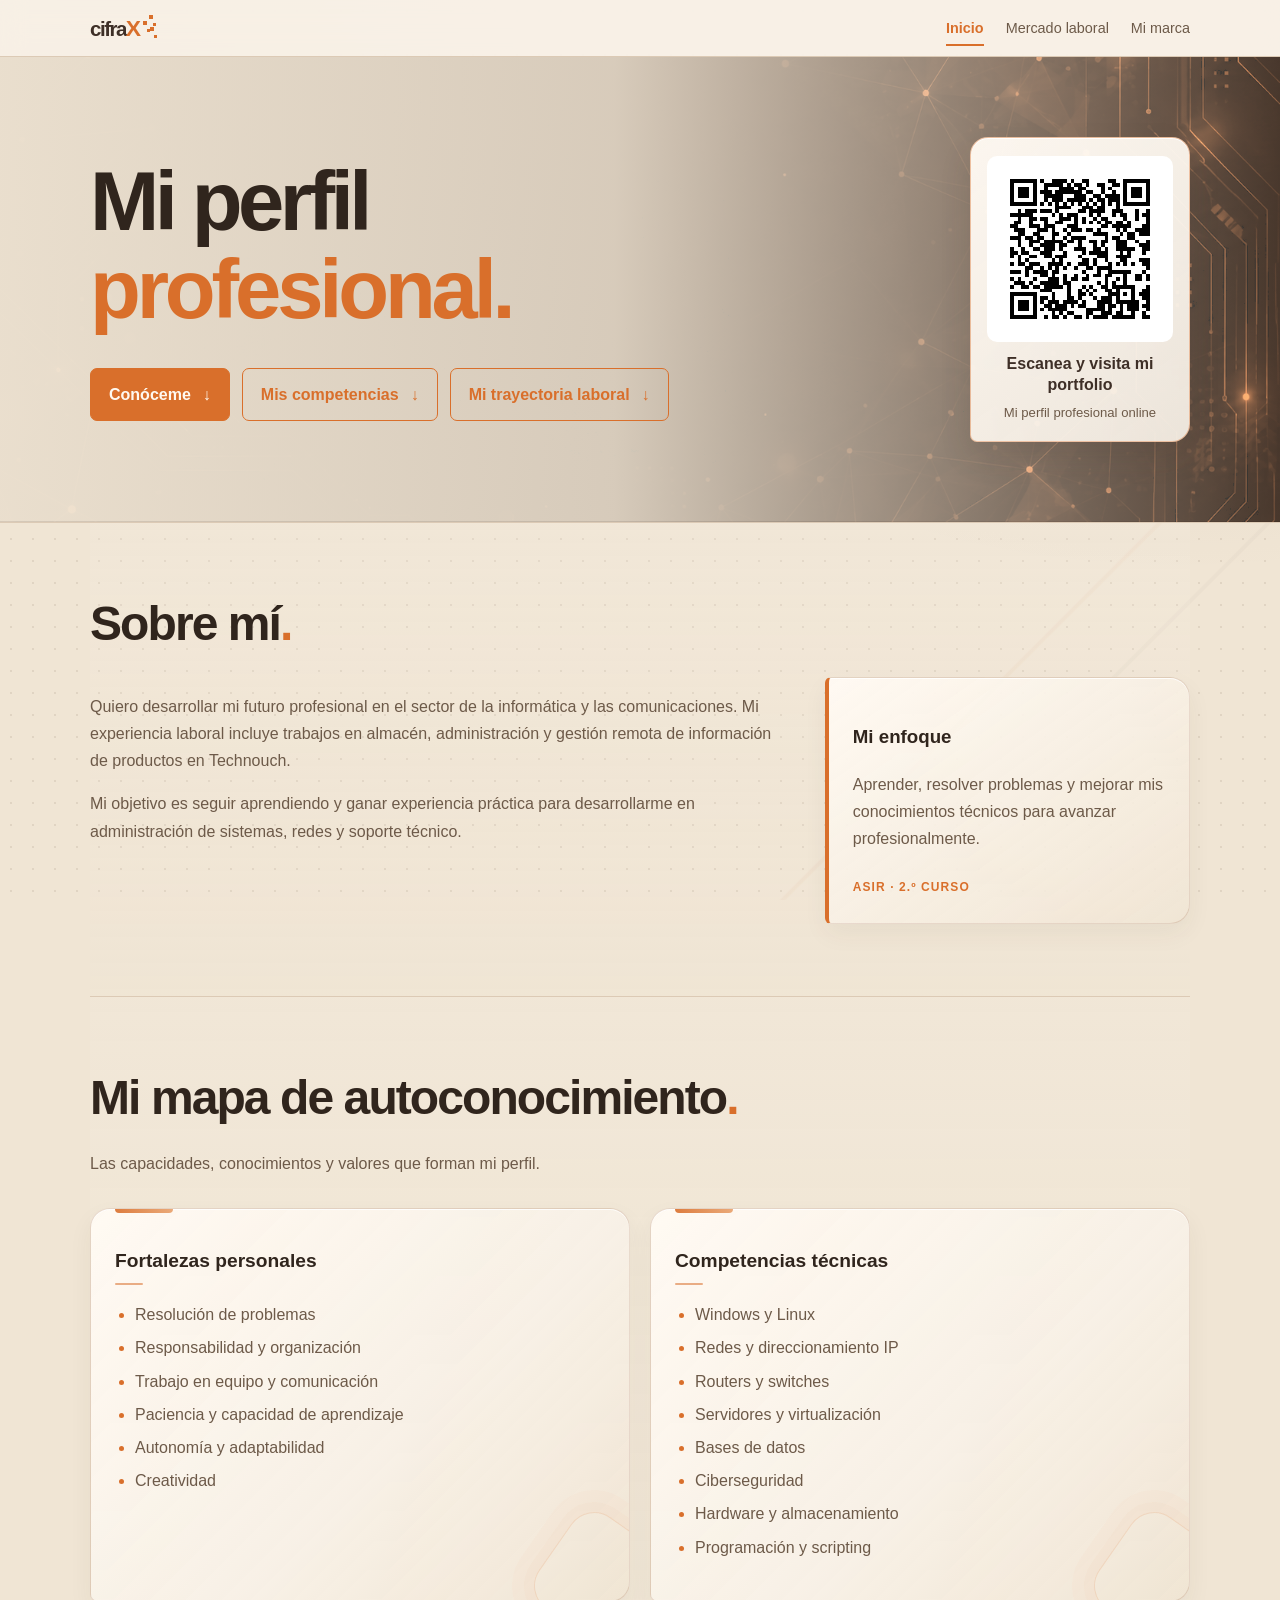
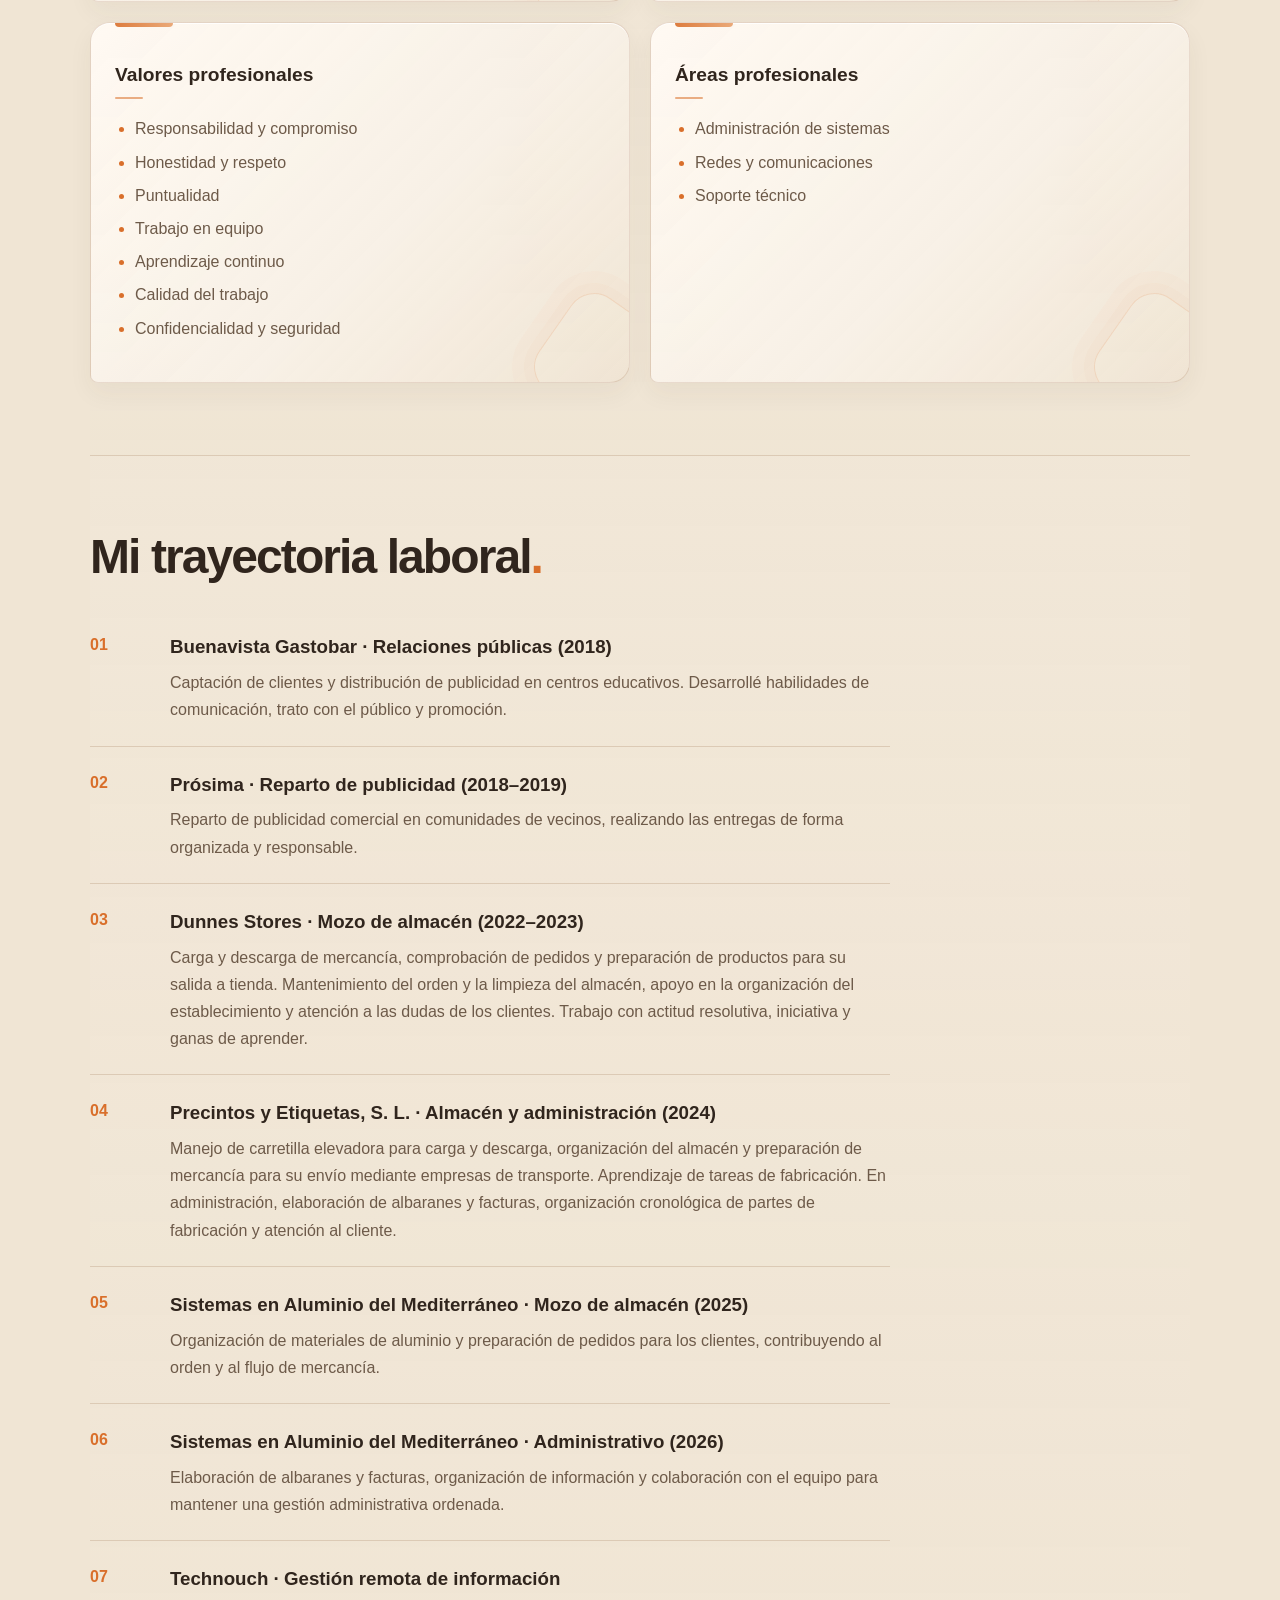
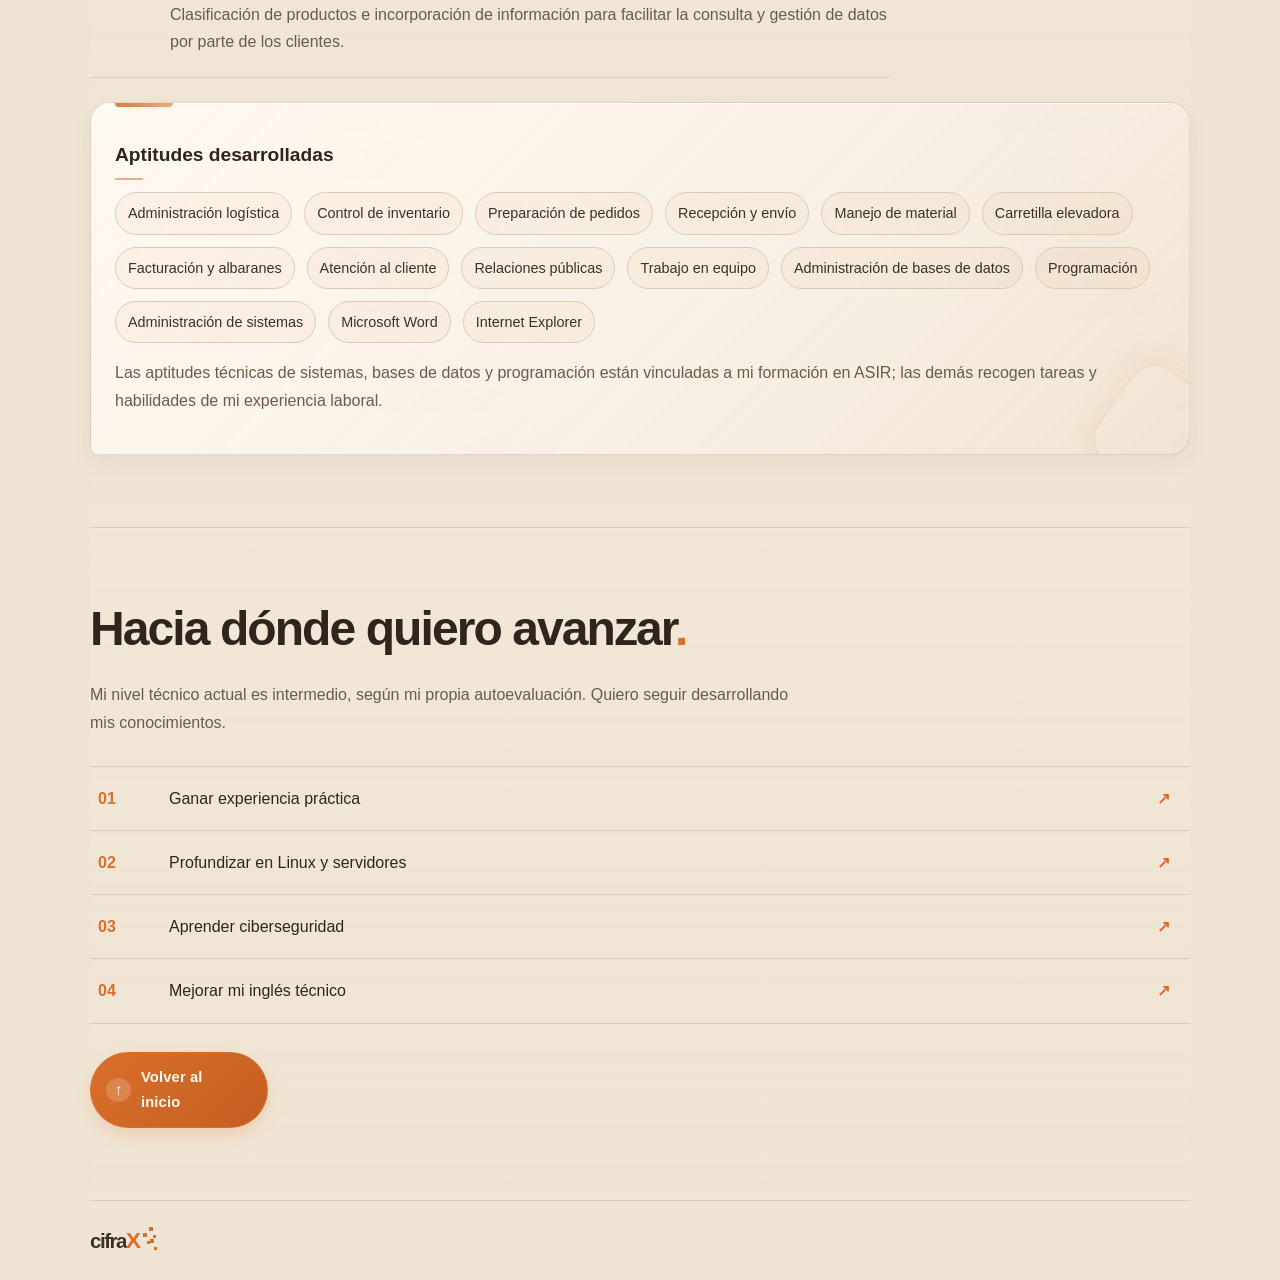
<file: index.html>
<!DOCTYPE html>
<html lang="es">
<head>
  <meta charset="UTF-8">
  <meta name="viewport" content="width=device-width, initial-scale=1.0">
  <meta name="description" content="Perfil profesional de un estudiante de ASIR">
  <title>Mi perfil profesional | ASIR</title>
  <link rel="stylesheet" href="style.css">
</head>
<body>

  <nav class="nav">
    <a class="logo" href="index.html"><span class="nav-brand-name"><span>cifra</span><span class="brand-x">X</span><span class="nav-pixels" aria-hidden="true"></span></span></a>

    <div class="nav-links">
      <a href="index.html" aria-current="page">Inicio</a>
      <a href="mercado-laboral.html">Mercado laboral</a>
      <a href="marca-personal.html">Mi marca</a>
    </div>
  </nav>

  <header class="hero" id="inicio">
    <div class="hero-content">
      <p class="eyebrow">01 / AUTOCONOCIMIENTO</p>

      <h1>Mi perfil<br><span>profesional.</span></h1>

      <div class="hero-actions profile-hero-actions">
        <a class="button" href="#sobre-mi">Conóceme <span>↓</span></a>
        <a class="button button-outline" href="#competencias">
          Mis competencias <span>↓</span>
        </a>
        <a class="button button-outline" href="#experiencia">Mi trayectoria laboral <span>↓</span></a>
      </div>
    </div>
      <aside class="hero-qr" aria-label="Código QR para visitar mi portfolio">
        <div class="hero-qr-frame">
          <img src="qr-cifraX.png" alt="Código QR para abrir el portfolio web cifraX">
        </div>
        <p>Escanea y visita mi portfolio</p>
        <span>Mi perfil profesional online</span>
      </aside>



  </header>

  <main class="container">

    <section class="section about" id="sobre-mi">
      <p class="eyebrow">01.01 / PRESENTACIÓN</p>
      <h2>Sobre mí<span class="accent">.</span></h2>

      <div class="about-grid">
        <div>
          <p>
            Quiero desarrollar mi futuro profesional en el sector de la
            informática y las comunicaciones. Mi experiencia laboral
            incluye trabajos en almacén, administración y gestión remota
            de información de productos en Technouch.
          </p>
          <p>
            Mi objetivo es seguir aprendiendo y ganar experiencia práctica
            para desarrollarme en administración de sistemas, redes
            y soporte técnico.
          </p>
        </div>

        <aside class="profile-note">
          <span class="note-number">01</span>
          <h3>Mi enfoque</h3>
          <p>
            Aprender, resolver problemas y mejorar mis conocimientos
            técnicos para avanzar profesionalmente.
          </p>
          <span class="note-tag">ASIR · 2.º CURSO</span>
        </aside>
      </div>
    </section>

    <section class="section" id="competencias">
      <p class="eyebrow">01.02 / MIS CAPACIDADES</p>
      <h2>Mi mapa de autoconocimiento<span class="accent">.</span></h2>
      <p class="section-intro">
        Las capacidades, conocimientos y valores que forman mi perfil.
      </p>

      <div class="cards">

        <article class="card">
          <span class="card-icon">01 / PERSONAL</span>
          <h3>Fortalezas personales</h3>
          <ul>
            <li>Resolución de problemas</li>
            <li>Responsabilidad y organización</li>
            <li>Trabajo en equipo y comunicación</li>
            <li>Paciencia y capacidad de aprendizaje</li>
            <li>Autonomía y adaptabilidad</li>
            <li>Creatividad</li>
          </ul>
        </article>

        <article class="card">
          <span class="card-icon">02 / TÉCNICO</span>
          <h3>Competencias técnicas</h3>
          <ul>
            <li>Windows y Linux</li>
            <li>Redes y direccionamiento IP</li>
            <li>Routers y switches</li>
            <li>Servidores y virtualización</li>
            <li>Bases de datos</li>
            <li>Ciberseguridad</li>
            <li>Hardware y almacenamiento</li>
            <li>Programación y scripting</li>
          </ul>
        </article>

        <article class="card">
          <span class="card-icon">03 / VALORES</span>
          <h3>Valores profesionales</h3>
          <ul>
            <li>Responsabilidad y compromiso</li>
            <li>Honestidad y respeto</li>
            <li>Puntualidad</li>
            <li>Trabajo en equipo</li>
            <li>Aprendizaje continuo</li>
            <li>Calidad del trabajo</li>
            <li>Confidencialidad y seguridad</li>
          </ul>
        </article>

        <article class="card">
          <span class="card-icon">04 / INTERESES</span>
          <h3>Áreas profesionales</h3>
          <ul>
            <li>Administración de sistemas</li>
            <li>Redes y comunicaciones</li>
            <li>Soporte técnico</li>
          </ul>
        </article>

      </div>
    </section>

    <section class="section" id="experiencia">
      <p class="eyebrow">01.03 / EXPERIENCIA</p>
      <h2>Mi trayectoria laboral<span class="accent">.</span></h2>

      <div class="timeline">
        <article class="timeline-item"><span class="timeline-number">01</span><div><h3>Buenavista Gastobar · Relaciones públicas (2018)</h3><p>Captación de clientes y distribución de publicidad en centros educativos. Desarrollé habilidades de comunicación, trato con el público y promoción.</p></div></article>
        <article class="timeline-item"><span class="timeline-number">02</span><div><h3>Prósima · Reparto de publicidad (2018–2019)</h3><p>Reparto de publicidad comercial en comunidades de vecinos, realizando las entregas de forma organizada y responsable.</p></div></article>
        <article class="timeline-item"><span class="timeline-number">03</span><div><h3>Dunnes Stores · Mozo de almacén (2022–2023)</h3><p>Carga y descarga de mercancía, comprobación de pedidos y preparación de productos para su salida a tienda. Mantenimiento del orden y la limpieza del almacén, apoyo en la organización del establecimiento y atención a las dudas de los clientes. Trabajo con actitud resolutiva, iniciativa y ganas de aprender.</p></div></article>
        <article class="timeline-item"><span class="timeline-number">04</span><div><h3>Precintos y Etiquetas, S. L. · Almacén y administración (2024)</h3><p>Manejo de carretilla elevadora para carga y descarga, organización del almacén y preparación de mercancía para su envío mediante empresas de transporte. Aprendizaje de tareas de fabricación. En administración, elaboración de albaranes y facturas, organización cronológica de partes de fabricación y atención al cliente.</p></div></article>
        <article class="timeline-item"><span class="timeline-number">05</span><div><h3>Sistemas en Aluminio del Mediterráneo · Mozo de almacén (2025)</h3><p>Organización de materiales de aluminio y preparación de pedidos para los clientes, contribuyendo al orden y al flujo de mercancía.</p></div></article>
        <article class="timeline-item"><span class="timeline-number">06</span><div><h3>Sistemas en Aluminio del Mediterráneo · Administrativo (2026)</h3><p>Elaboración de albaranes y facturas, organización de información y colaboración con el equipo para mantener una gestión administrativa ordenada.</p></div></article>
        <article class="timeline-item"><span class="timeline-number">07</span><div><h3>Technouch · Gestión remota de información</h3><p>Clasificación de productos e incorporación de información para facilitar la consulta y gestión de datos por parte de los clientes.</p></div></article>
      </div>
      <div class="card aptitudes-card" style="margin-top:24px">
        <span class="card-icon">APTITUDES / EXPERIENCIA Y FORMACIÓN</span>
        <h3>Aptitudes desarrolladas</h3>
        <div class="market-links">
          <span>Administración logística</span><span>Control de inventario</span><span>Preparación de pedidos</span><span>Recepción y envío</span><span>Manejo de material</span><span>Carretilla elevadora</span><span>Facturación y albaranes</span><span>Atención al cliente</span><span>Relaciones públicas</span><span>Trabajo en equipo</span><span>Administración de bases de datos</span><span>Programación</span><span>Administración de sistemas</span><span>Microsoft Word</span><span>Internet Explorer</span>
        </div>
        <p style="margin-top:16px">Las aptitudes técnicas de sistemas, bases de datos y programación están vinculadas a mi formación en ASIR; las demás recogen tareas y habilidades de mi experiencia laboral.</p>
      </div>
    </section>

    <section class="section" id="objetivos">
      <p class="eyebrow">01.04 / EVOLUCIÓN</p>
      <h2>Hacia dónde quiero avanzar<span class="accent">.</span></h2>

      <p class="section-intro">
        Mi nivel técnico actual es intermedio, según mi propia
        autoevaluación. Quiero seguir desarrollando mis conocimientos.
      </p>

      <div class="goal-list">
        <div class="goal">
          <span class="goal-number">01</span>
          <span>Ganar experiencia práctica</span>
          <span class="goal-arrow">↗</span>
        </div>

        <div class="goal">
          <span class="goal-number">02</span>
          <span>Profundizar en Linux y servidores</span>
          <span class="goal-arrow">↗</span>
        </div>

        <div class="goal">
          <span class="goal-number">03</span>
          <span>Aprender ciberseguridad</span>
          <span class="goal-arrow">↗</span>
        </div>

        <div class="goal">
          <span class="goal-number">04</span>
          <span>Mejorar mi inglés técnico</span>
          <span class="goal-arrow">↗</span>
        </div>
      </div>

      <a class="back-top" href="#inicio">Volver al inicio</a>
    </section>

  </main>

  <footer>
    <div class="footer-inner">
      <a class="logo" href="index.html"><span class="nav-brand-name"><span>cifra</span><span class="brand-x">X</span><span class="nav-pixels" aria-hidden="true"></span></span></a>
    </div>
  </footer>

</body>
</html>
</file>
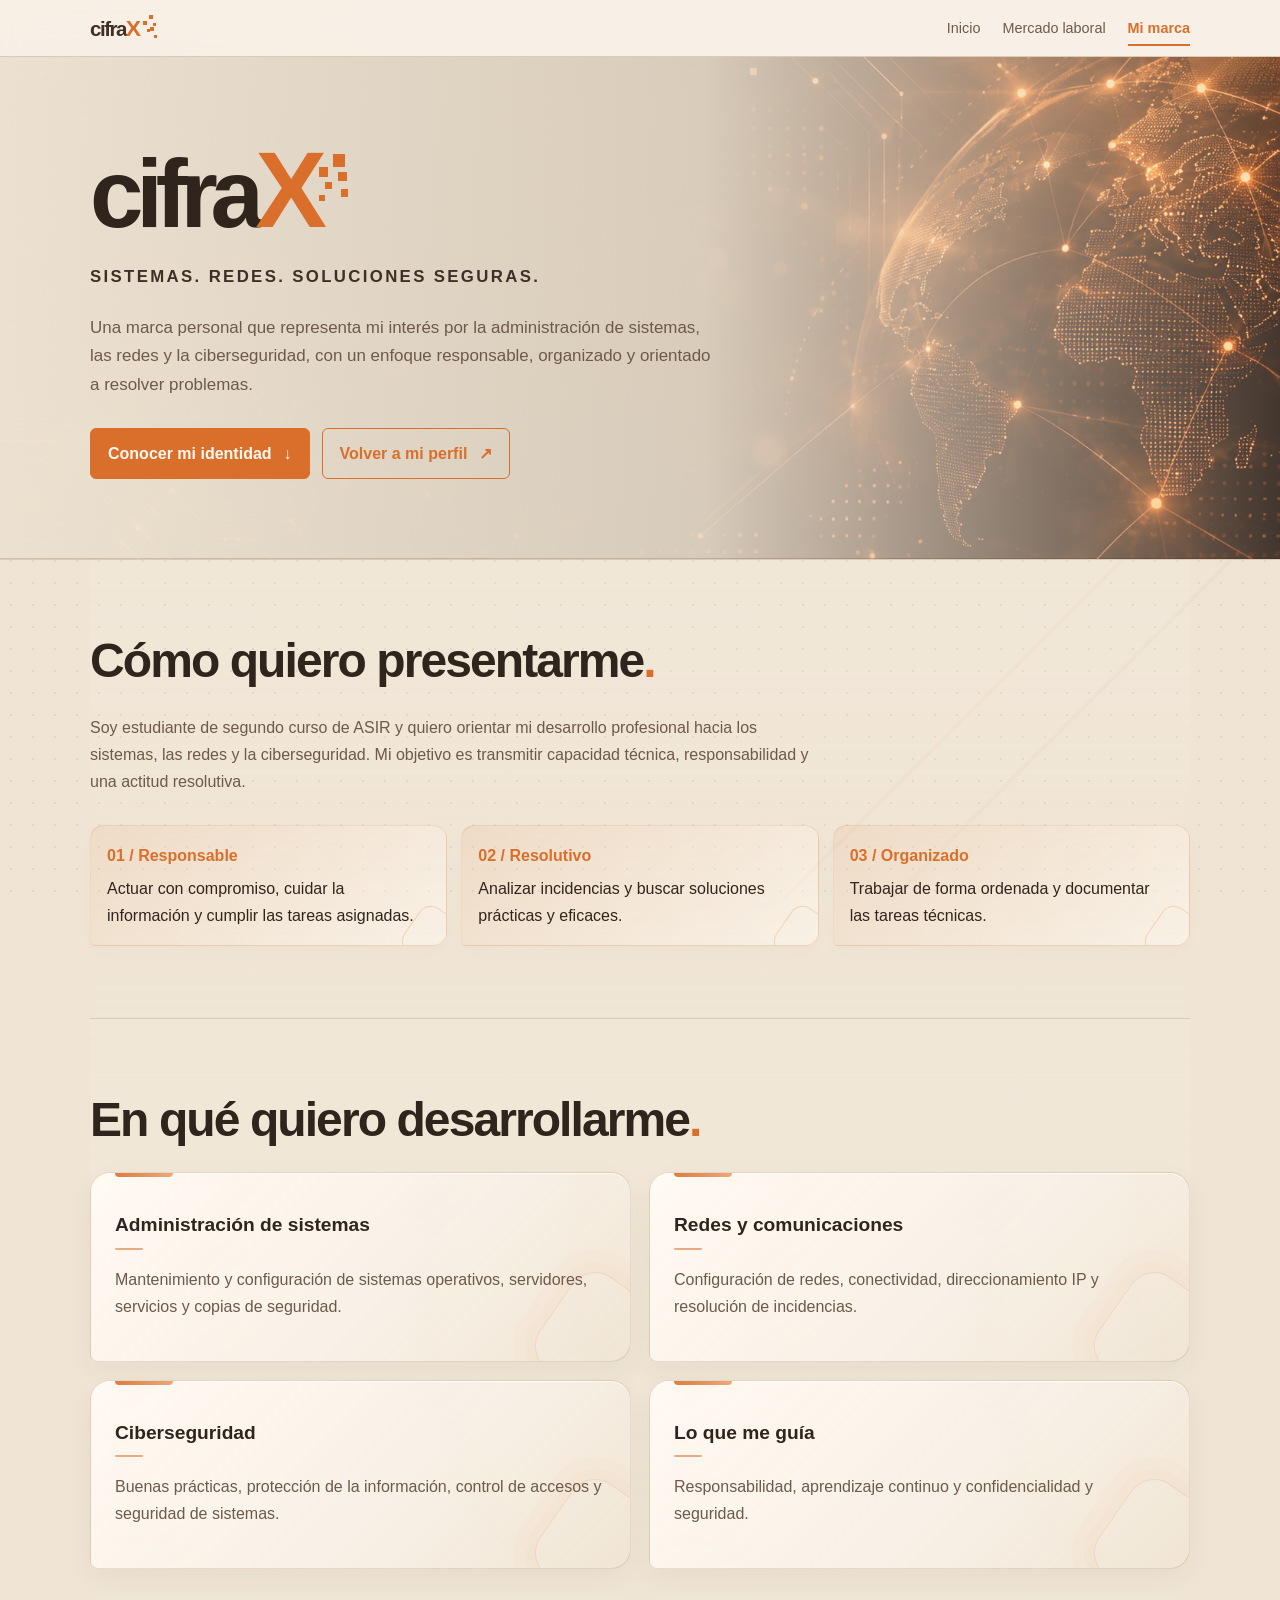
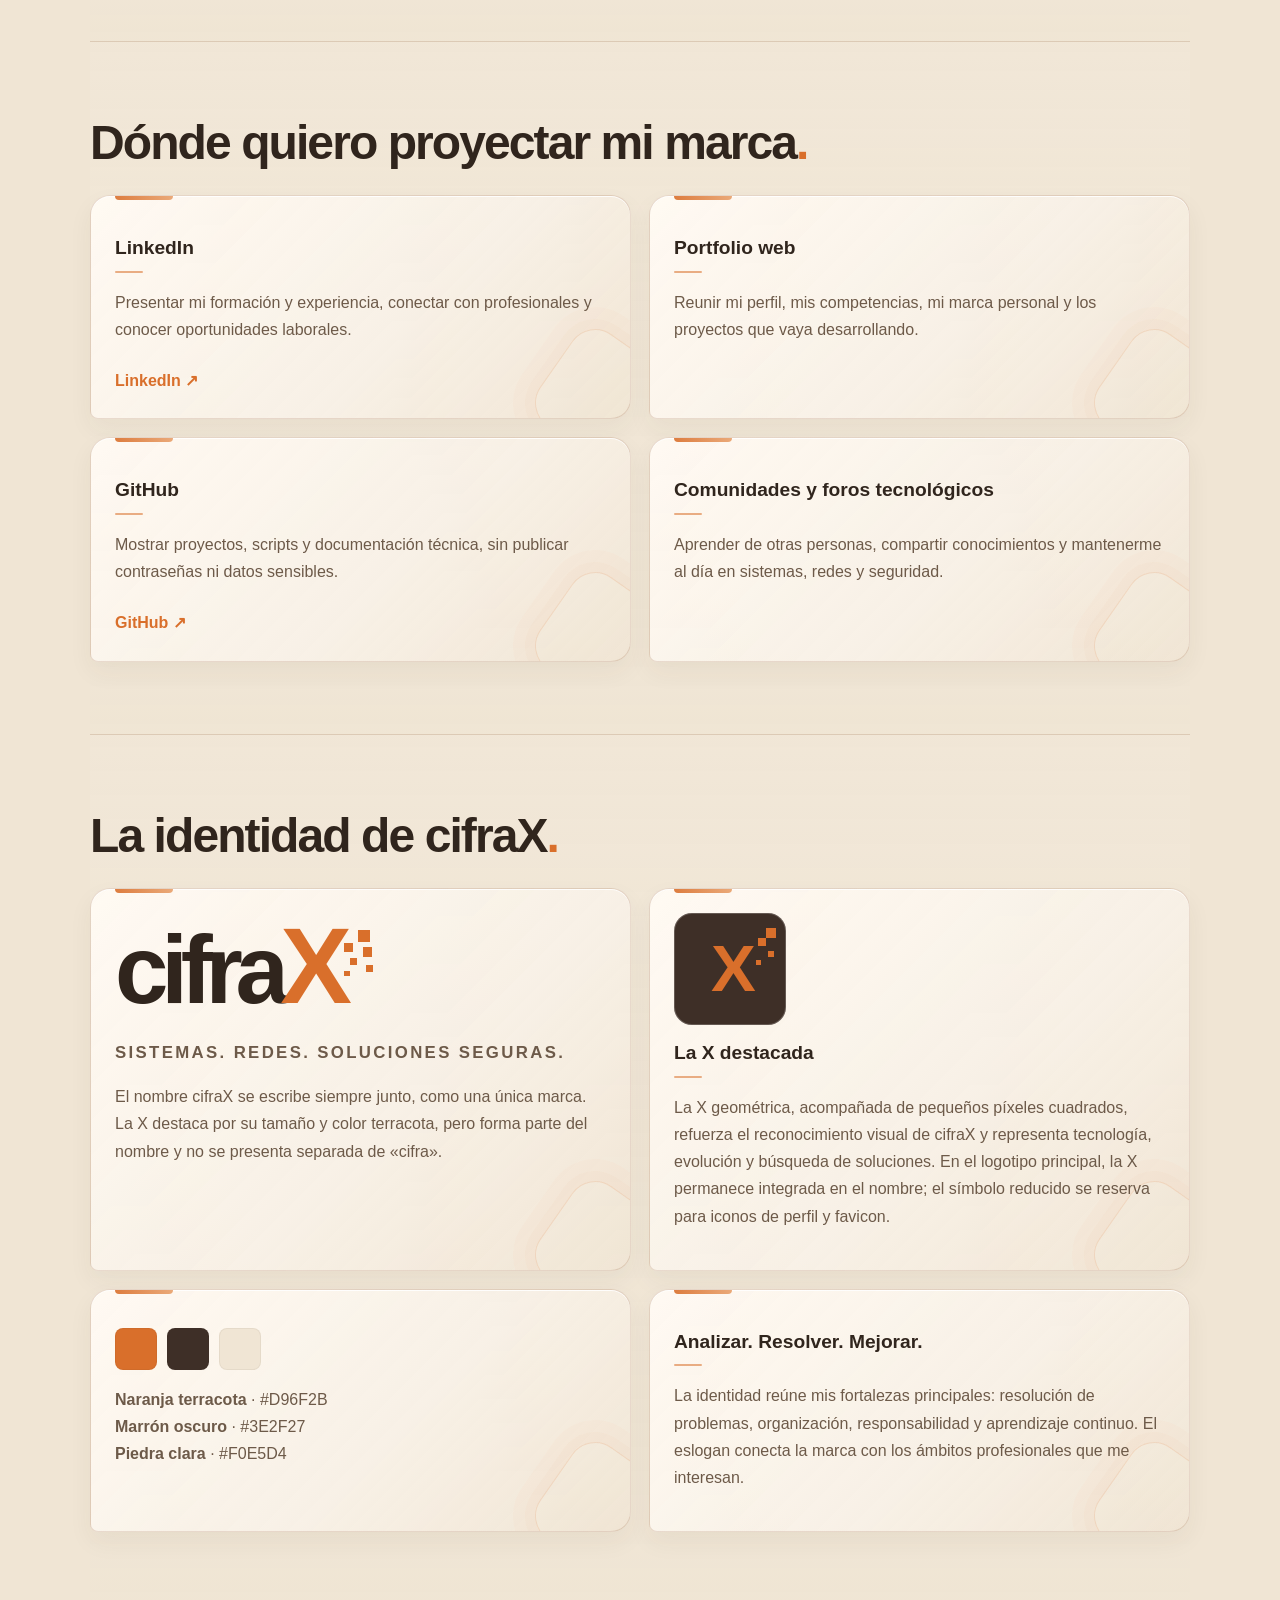
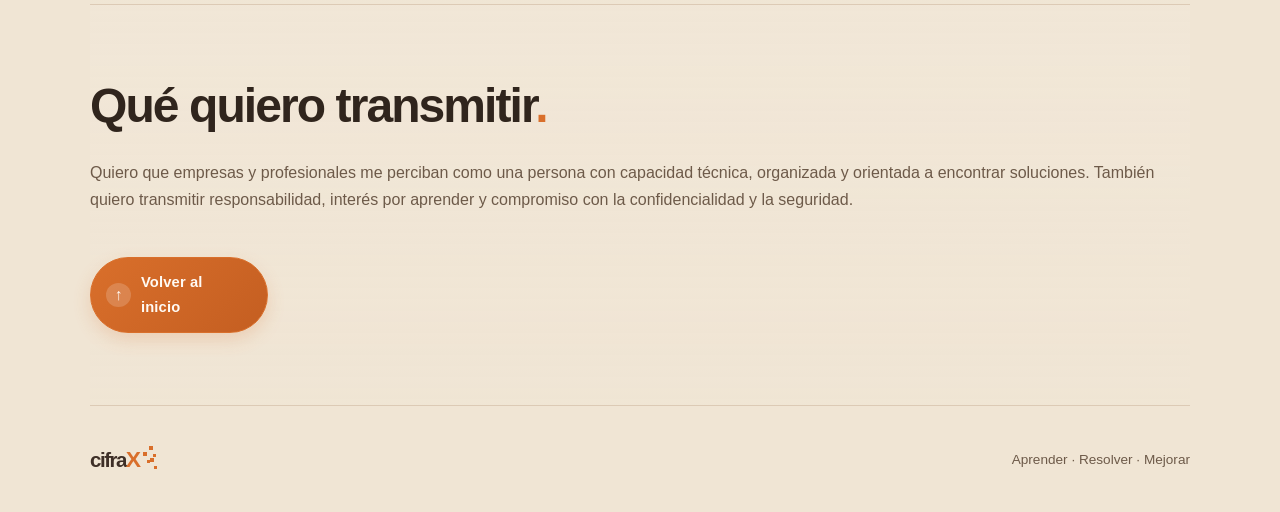
<file: marca-personal.html>
<!DOCTYPE html>
<html lang="es">
<head>
  <meta charset="UTF-8">
  <meta name="viewport" content="width=device-width, initial-scale=1.0">
  <meta name="description" content="Identidad profesional y marca personal cifraX de un estudiante de ASIR">
  <title>Mi marca personal cifraX | ASIR</title>
  <link rel="stylesheet" href="style.css">
</head>
<body>
  <nav class="nav">
    <a class="logo" href="index.html"><span class="nav-brand-name"><span>cifra</span><span class="brand-x">X</span><span class="nav-pixels" aria-hidden="true"></span></span></a>
    <div class="nav-links">
      <a href="index.html">Inicio</a>
      <a href="mercado-laboral.html">Mercado laboral</a>
      <a href="marca-personal.html" aria-current="page">Mi marca</a>
    </div>
  </nav>
  <header class="brand-hero" id="inicio">
    <div class="hero-content">
      <p class="eyebrow">03 / IDENTIDAD PROFESIONAL Y DIGITAL</p>
      <div class="brand-wordmark" aria-label="cifraX"><span>cifra</span><span class="brand-x">X</span><span class="wordmark-pixels" aria-hidden="true"><i></i><i></i><i></i><i></i><i></i><i></i></span></div>
      <p class="brand-slogan">SISTEMAS. REDES. SOLUCIONES SEGURAS.</p>
      <p class="intro">Una marca personal que representa mi interés por la administración de sistemas, las redes y la ciberseguridad, con un enfoque responsable, organizado y orientado a resolver problemas.</p>
      <div class="hero-actions">
        <a class="button" href="#identidad">Conocer mi identidad <span>↓</span></a>
        <a class="button button-outline" href="index.html">Volver a mi perfil <span>↗</span></a>
      </div>
    </div>
  </header>
  <main class="container">
    <section class="section" id="identidad">
      <p class="eyebrow">03.01 / IDENTIDAD PROFESIONAL</p>
      <h2>Cómo quiero presentarme<span class="accent">.</span></h2>
      <p class="section-intro">Soy estudiante de segundo curso de ASIR y quiero orientar mi desarrollo profesional hacia los sistemas, las redes y la ciberseguridad. Mi objetivo es transmitir capacidad técnica, responsabilidad y una actitud resolutiva.</p>
      <div class="trait-list">
        <article class="trait"><strong>01 / Responsable</strong>Actuar con compromiso, cuidar la información y cumplir las tareas asignadas.</article>
        <article class="trait"><strong>02 / Resolutivo</strong>Analizar incidencias y buscar soluciones prácticas y eficaces.</article>
        <article class="trait"><strong>03 / Organizado</strong>Trabajar de forma ordenada y documentar las tareas técnicas.</article>
      </div>
    </section>
    <section class="section" id="ambitos">
      <p class="eyebrow">03.02 / ÁMBITOS PROFESIONALES</p>
      <h2>En qué quiero desarrollarme<span class="accent">.</span></h2>
      <div class="brand-layout">
        <article class="brand-panel"><span class="card-icon">ÁREA 01</span><h3>Administración de sistemas</h3><p>Mantenimiento y configuración de sistemas operativos, servidores, servicios y copias de seguridad.</p></article>
        <article class="brand-panel"><span class="card-icon">ÁREA 02</span><h3>Redes y comunicaciones</h3><p>Configuración de redes, conectividad, direccionamiento IP y resolución de incidencias.</p></article>
        <article class="brand-panel"><span class="card-icon">ÁREA 03</span><h3>Ciberseguridad</h3><p>Buenas prácticas, protección de la información, control de accesos y seguridad de sistemas.</p></article>
        <article class="brand-panel"><span class="card-icon">VALORES</span><h3>Lo que me guía</h3><p>Responsabilidad, aprendizaje continuo y confidencialidad y seguridad.</p></article>
      </div>
    </section>
    <section class="section" id="presencia-digital">
      <p class="eyebrow">03.03 / PRESENCIA DIGITAL</p>
      <h2>Dónde quiero proyectar mi marca<span class="accent">.</span></h2>
      <div class="market-grid">
        <article class="market-card"><h3>LinkedIn</h3><p>Presentar mi formación y experiencia, conectar con profesionales y conocer oportunidades laborales.</p><a class="text-link" href="https://www.linkedin.com/jobs/" target="_blank" rel="noopener">LinkedIn ↗</a></article>
        <article class="market-card"><h3>Portfolio web</h3><p>Reunir mi perfil, mis competencias, mi marca personal y los proyectos que vaya desarrollando.</p></article>
        <article class="market-card"><h3>GitHub</h3><p>Mostrar proyectos, scripts y documentación técnica, sin publicar contraseñas ni datos sensibles.</p><a class="text-link" href="https://github.com/" target="_blank" rel="noopener">GitHub ↗</a></article>
        <article class="market-card"><h3>Comunidades y foros tecnológicos</h3><p>Aprender de otras personas, compartir conocimientos y mantenerme al día en sistemas, redes y seguridad.</p></article>
      </div>
    </section>
    <section class="section" id="marca">
      <p class="eyebrow">03.04 / DISEÑO DE MARCA Y LOGOTIPO</p>
      <h2>La identidad de cifraX<span class="accent">.</span></h2>
      <div class="brand-layout">
        <article class="brand-panel">
          <div class="brand-wordmark" aria-label="cifraX"><span>cifra</span><span class="brand-x">X</span><span class="wordmark-pixels" aria-hidden="true"><i></i><i></i><i></i><i></i><i></i><i></i></span></div>
          <p class="brand-slogan">SISTEMAS. REDES. SOLUCIONES SEGURAS.</p>
          <p>El nombre cifraX se escribe siempre junto, como una única marca. La X destaca por su tamaño y color terracota, pero forma parte del nombre y no se presenta separada de «cifra».</p>
        </article>
        <article class="brand-panel">
          <span class="card-icon">SÍMBOLO VISUAL</span>
          <div class="brand-symbol" aria-label="Icono X"><span>X</span><i></i><b></b><em></em><small></small></div>
          <h3>La X destacada</h3>
          <p>La X geométrica, acompañada de pequeños píxeles cuadrados, refuerza el reconocimiento visual de cifraX y representa tecnología, evolución y búsqueda de soluciones. En el logotipo principal, la X permanece integrada en el nombre; el símbolo reducido se reserva para iconos de perfil y favicon.</p>
        </article>
        <article class="brand-panel">
          <span class="card-icon">PALETA DE COLOR</span>
          <div class="swatches"><span class="swatch" style="background:#D96F2B" title="Naranja terracota"></span><span class="swatch" style="background:#3E2F27" title="Marrón oscuro"></span><span class="swatch" style="background:#F0E5D4" title="Piedra clara"></span></div>
          <p><strong>Naranja terracota</strong> · #D96F2B<br><strong>Marrón oscuro</strong> · #3E2F27<br><strong>Piedra clara</strong> · #F0E5D4</p>
        </article>
        <article class="brand-panel">
          <span class="card-icon">FORTALEZAS Y SIGNIFICADO</span>
          <h3>Analizar. Resolver. Mejorar.</h3>
          <p>La identidad reúne mis fortalezas principales: resolución de problemas, organización, responsabilidad y aprendizaje continuo. El eslogan conecta la marca con los ámbitos profesionales que me interesan.</p>
        </article>
      </div>
    </section>
    <section class="section" id="objetivo-marca">
      <p class="eyebrow">03.05 / IMAGEN PROFESIONAL</p>
      <h2>Qué quiero transmitir<span class="accent">.</span></h2>
      <p>Quiero que empresas y profesionales me perciban como una persona con capacidad técnica, organizada y orientada a encontrar soluciones. También quiero transmitir responsabilidad, interés por aprender y compromiso con la confidencialidad y la seguridad.</p>
      <a class="back-top" href="#inicio">Volver al inicio</a>
    </section>
  </main>
  <footer><div class="footer-inner"><a class="logo" href="index.html"><span class="nav-brand-name"><span>cifra</span><span class="brand-x">X</span><span class="nav-pixels" aria-hidden="true"></span></span></a><p>Aprender · Resolver · Mejorar</p></div></footer>
</body>
</html>
</file>
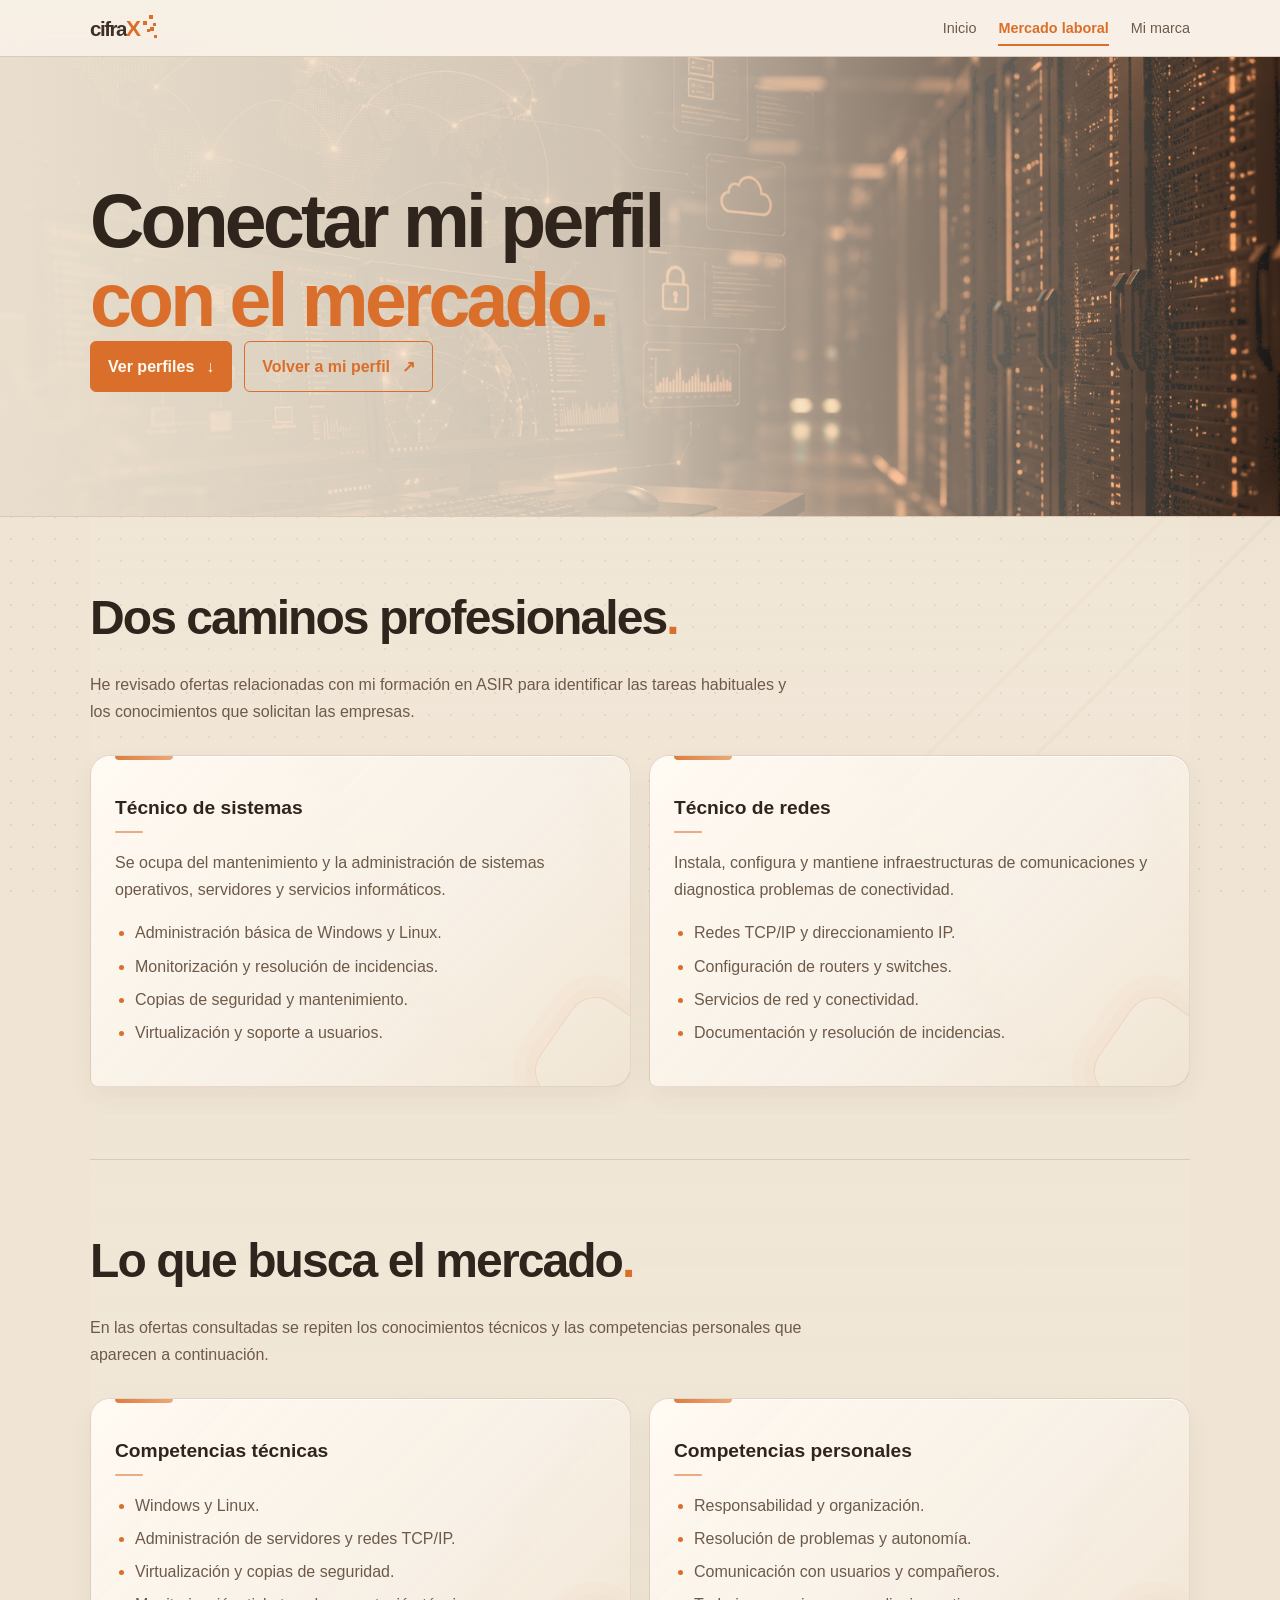
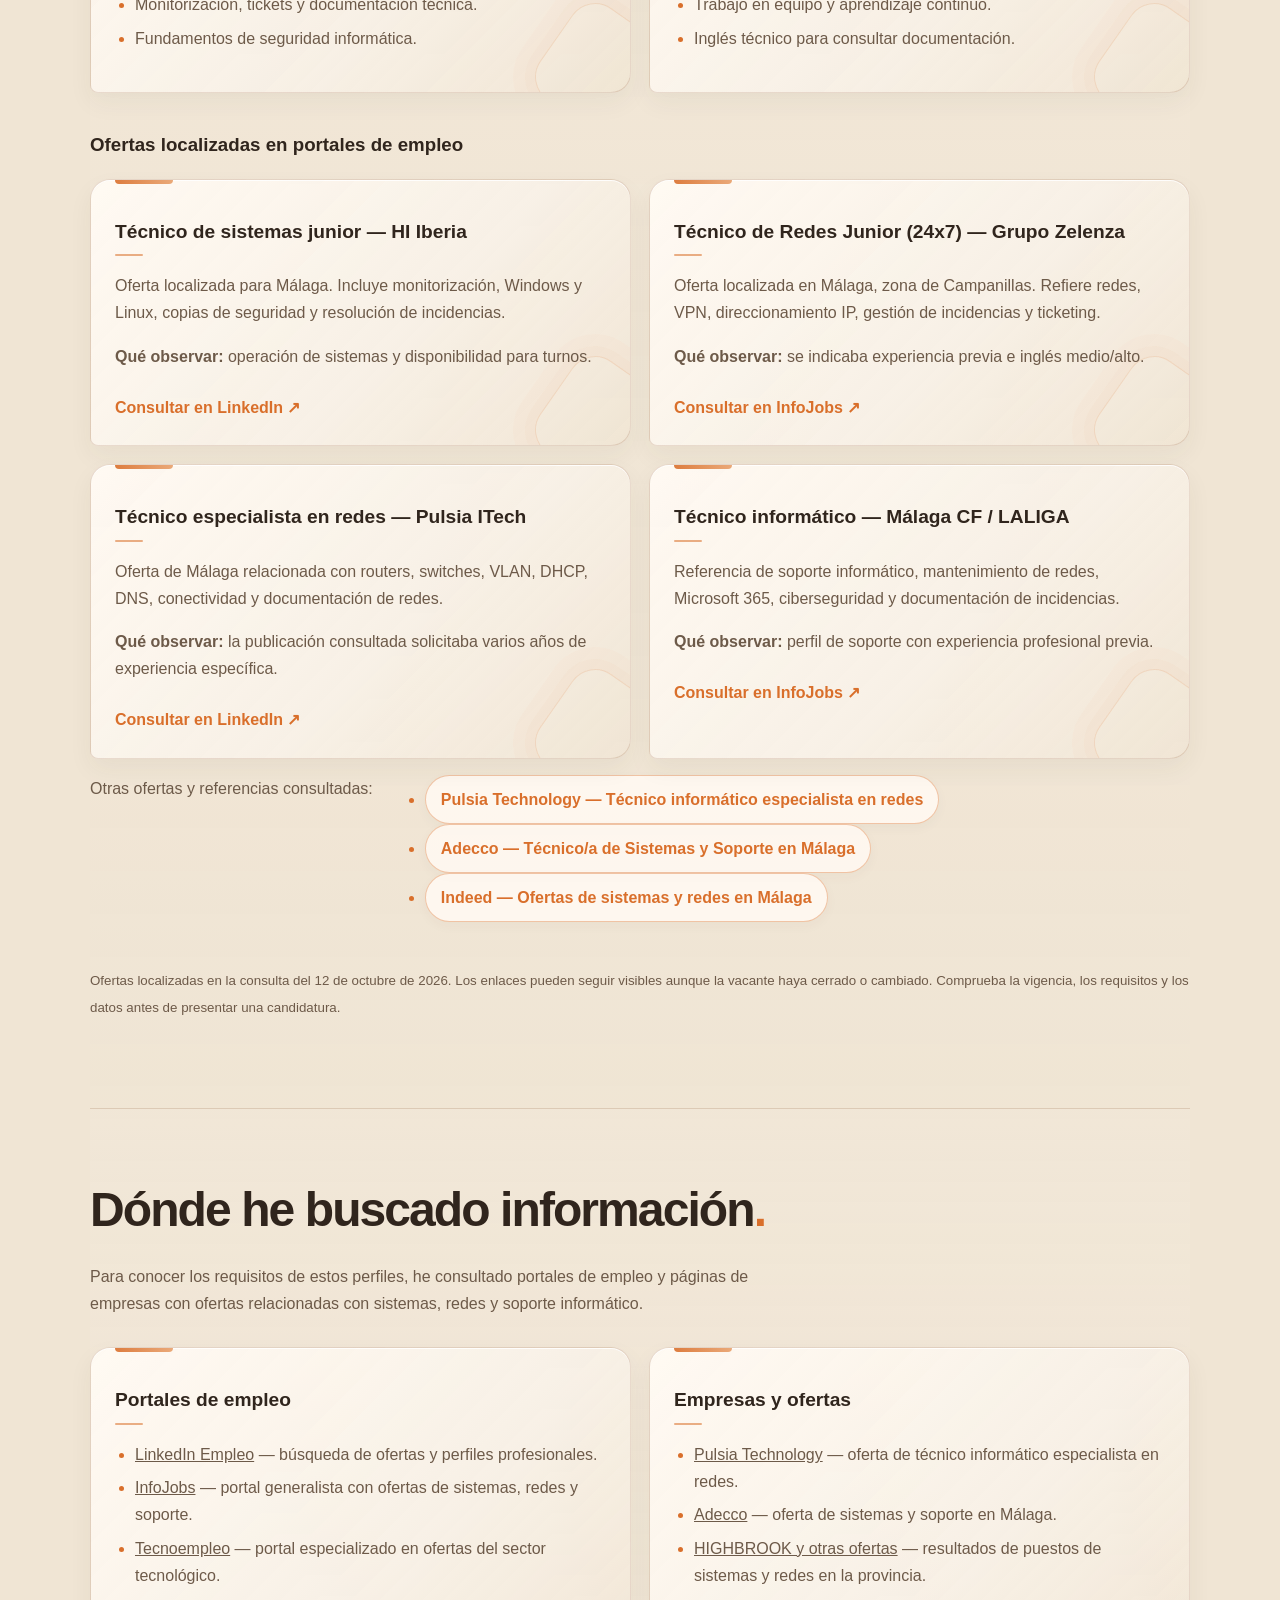
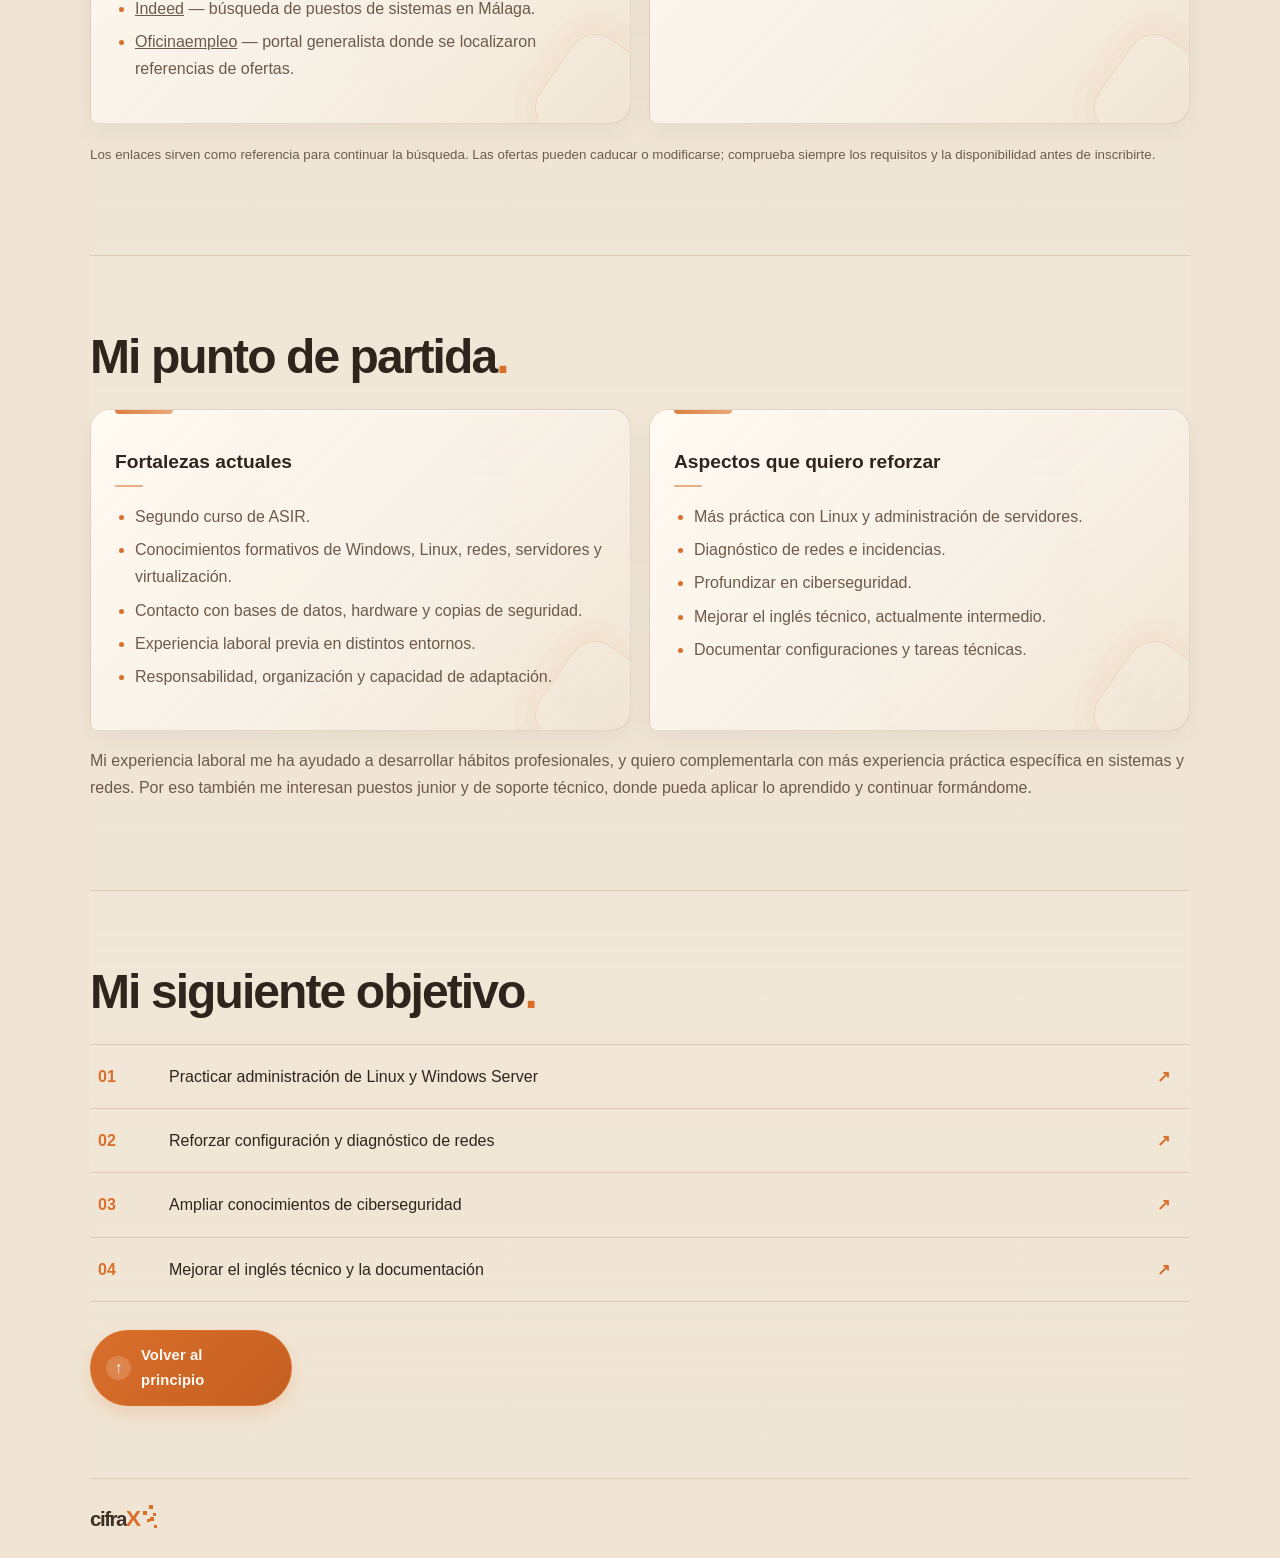
<file: mercado-laboral.html>
<!DOCTYPE html>
<html lang="es">
<head>
  <meta charset="UTF-8">
  <meta name="viewport" content="width=device-width, initial-scale=1.0">
  <meta name="description" content="Investigación del mercado laboral para perfiles de sistemas y redes en Málaga">
  <title>Mercado laboral | ASIR</title>
  <link rel="stylesheet" href="style.css">
</head>
<body>
  <nav class="nav">
    <a class="logo" href="index.html"><span class="nav-brand-name"><span>cifra</span><span class="brand-x">X</span><span class="nav-pixels" aria-hidden="true"></span></span></a>
    <div class="nav-links">
      <a href="index.html">Inicio</a>
      <a href="mercado-laboral.html" aria-current="page">Mercado laboral</a>
      <a href="marca-personal.html">Mi marca</a>
    </div>
  </nav>
  <header class="market-hero">
    <div class="hero-content">
      <p class="eyebrow">02 / INVESTIGACIÓN DEL MERCADO LABORAL</p>
      <h1>Conectar mi perfil<br><span>con el mercado.</span></h1>
      <div class="hero-actions">
        <a class="button" href="#perfiles">Ver perfiles <span>↓</span></a>
        <a class="button button-outline" href="index.html">Volver a mi perfil <span>↗</span></a>
      </div>
    </div>
  </header>
  <main class="container">
    <section class="section" id="perfiles">
      <p class="eyebrow">02.01 / PERFILES PROFESIONALES</p>
      <h2>Dos caminos profesionales<span class="accent">.</span></h2>
      <p class="section-intro">He revisado ofertas relacionadas con mi formación en ASIR para identificar las tareas habituales y los conocimientos que solicitan las empresas.</p>
      <div class="market-grid">
        <article class="market-card">
          <span class="card-icon">PERFIL 01 / SISTEMAS</span>
          <h3>Técnico de sistemas</h3>
          <p>Se ocupa del mantenimiento y la administración de sistemas operativos, servidores y servicios informáticos.</p>
          <ul><li>Administración básica de Windows y Linux.</li><li>Monitorización y resolución de incidencias.</li><li>Copias de seguridad y mantenimiento.</li><li>Virtualización y soporte a usuarios.</li></ul>
        </article>
        <article class="market-card">
          <span class="card-icon">PERFIL 02 / REDES</span>
          <h3>Técnico de redes</h3>
          <p>Instala, configura y mantiene infraestructuras de comunicaciones y diagnostica problemas de conectividad.</p>
          <ul><li>Redes TCP/IP y direccionamiento IP.</li><li>Configuración de routers y switches.</li><li>Servicios de red y conectividad.</li><li>Documentación y resolución de incidencias.</li></ul>
        </article>
      </div>
    </section>
    <section class="section" id="requisitos">
      <p class="eyebrow">02.02 / REQUISITOS DETECTADOS</p>
      <h2>Lo que busca el mercado<span class="accent">.</span></h2>
      <p class="section-intro">En las ofertas consultadas se repiten los conocimientos técnicos y las competencias personales que aparecen a continuación.</p>
      <div class="market-grid">
        <article class="market-card"><h3>Competencias técnicas</h3><ul><li>Windows y Linux.</li><li>Administración de servidores y redes TCP/IP.</li><li>Virtualización y copias de seguridad.</li><li>Monitorización, tickets y documentación técnica.</li><li>Fundamentos de seguridad informática.</li></ul></article>
        <article class="market-card"><h3>Competencias personales</h3><ul><li>Responsabilidad y organización.</li><li>Resolución de problemas y autonomía.</li><li>Comunicación con usuarios y compañeros.</li><li>Trabajo en equipo y aprendizaje continuo.</li><li>Inglés técnico para consultar documentación.</li></ul></article>
      </div>
      <h3 class="subheading">Ofertas localizadas en portales de empleo</h3>
      <div class="market-grid offers-grid">
        <article class="market-card offer-card">
          <span class="card-icon">LINKEDIN / SISTEMAS</span>
          <h3>Técnico de sistemas junior — HI Iberia</h3>
          <p>Oferta localizada para Málaga. Incluye monitorización, Windows y Linux, copias de seguridad y resolución de incidencias.</p>
          <p><strong>Qué observar:</strong> operación de sistemas y disponibilidad para turnos.</p>
          <a class="text-link" href="https://es.linkedin.com/jobs/view/t%C3%A9cnico-de-sistemas-junior-at-hi-iberia-ingenier%C3%ADa-y-proyectos-4469395533" target="_blank" rel="noopener">Consultar en LinkedIn ↗</a>
        </article>
        <article class="market-card offer-card">
          <span class="card-icon">INFOJOBS / REDES</span>
          <h3>Técnico de Redes Junior (24x7) — Grupo Zelenza</h3>
          <p>Oferta localizada en Málaga, zona de Campanillas. Refiere redes, VPN, direccionamiento IP, gestión de incidencias y ticketing.</p>
          <p><strong>Qué observar:</strong> se indicaba experiencia previa e inglés medio/alto.</p>
          <a class="text-link" href="https://www.infojobs.net/malaga/tecnico-redes-junior-24x7/of-i7a645a31b548ae996be96e384bb0de" target="_blank" rel="noopener">Consultar en InfoJobs ↗</a>
        </article>
        <article class="market-card offer-card">
          <span class="card-icon">LINKEDIN / REDES</span>
          <h3>Técnico especialista en redes — Pulsia ITech</h3>
          <p>Oferta de Málaga relacionada con routers, switches, VLAN, DHCP, DNS, conectividad y documentación de redes.</p>
          <p><strong>Qué observar:</strong> la publicación consultada solicitaba varios años de experiencia específica.</p>
          <a class="text-link" href="https://es.linkedin.com/jobs/view/t%C3%A9cnico-a-inform%C3%A1tico-a-especialista-en-redes-at-pulsia-itech-s-l-4471711245" target="_blank" rel="noopener">Consultar en LinkedIn ↗</a>
        </article>
        <article class="market-card offer-card">
          <span class="card-icon">INFOJOBS / SOPORTE</span>
          <h3>Técnico informático — Málaga CF / LALIGA</h3>
          <p>Referencia de soporte informático, mantenimiento de redes, Microsoft 365, ciberseguridad y documentación de incidencias.</p>
          <p><strong>Qué observar:</strong> perfil de soporte con experiencia profesional previa.</p>
          <a class="text-link" href="https://www.infojobs.net/malaga/tecnico-informatico-club-futbol-laliga/of-ib9399e35f143ad9ada95c40536f727" target="_blank" rel="noopener">Consultar en InfoJobs ↗</a>
        </article>
      </div>
      <div class="market-links"><p>Otras ofertas y referencias consultadas:</p><ul>
        <li><a href="https://www.pulsia.es/es/trabaja-con-nosotros/tecnico-informatico-especialista-en-redes?oferta=1964740" target="_blank" rel="noopener">Pulsia Technology — Técnico informático especialista en redes</a></li>
        <li><a href="https://www.adecco.com/es-es/ofertas-trabajo/tecnico-a-sistemas-y-soporte-malaga-presencial-malaga-malaga/32c4b99592bcf2b4ecf95aeffd71cd1d" target="_blank" rel="noopener">Adecco — Técnico/a de Sistemas y Soporte en Málaga</a></li>
        <li><a href="https://es.indeed.com/q-t%C3%A9cnico-de-sistemas-inform%C3%A1ticos-y-redes-l-m%C3%A1laga-provincia-empleos.html" target="_blank" rel="noopener">Indeed — Ofertas de sistemas y redes en Málaga</a></li>
      </ul><p><small>Ofertas localizadas en la consulta del 12 de octubre de 2026. Los enlaces pueden seguir visibles aunque la vacante haya cerrado o cambiado. Comprueba la vigencia, los requisitos y los datos antes de presentar una candidatura.</small></p></div>
    </section>
    <section class="section" id="fuentes">
      <p class="eyebrow">02.03 / PORTALES Y FUENTES</p>
      <h2>Dónde he buscado información<span class="accent">.</span></h2>
      <p class="section-intro">Para conocer los requisitos de estos perfiles, he consultado portales de empleo y páginas de empresas con ofertas relacionadas con sistemas, redes y soporte informático.</p>
      <div class="market-grid">
        <article class="market-card">
          <h3>Portales de empleo</h3>
          <ul>
            <li><a href="https://www.linkedin.com/jobs/" target="_blank" rel="noopener">LinkedIn Empleo</a> — búsqueda de ofertas y perfiles profesionales.</li>
            <li><a href="https://www.infojobs.net/" target="_blank" rel="noopener">InfoJobs</a> — portal generalista con ofertas de sistemas, redes y soporte.</li>
            <li><a href="https://www.tecnoempleo.com/" target="_blank" rel="noopener">Tecnoempleo</a> — portal especializado en ofertas del sector tecnológico.</li>
            <li><a href="https://es.indeed.com/Ofertas-de-tecnico-sistemas-en-M%C3%A1laga%2C-M%C3%A1laga" target="_blank" rel="noopener">Indeed</a> — búsqueda de puestos de sistemas en Málaga.</li>
            <li><a href="https://www.oficinaempleo.com/" target="_blank" rel="noopener">Oficinaempleo</a> — portal generalista donde se localizaron referencias de ofertas.</li>
          </ul>
        </article>
        <article class="market-card">
          <h3>Empresas y ofertas</h3>
          <ul>
            <li><a href="https://www.pulsia.es/es/trabaja-con-nosotros/tecnico-informatico-especialista-en-redes?oferta=1964740" target="_blank" rel="noopener">Pulsia Technology</a> — oferta de técnico informático especialista en redes.</li>
            <li><a href="https://www.adecco.com/es-es/ofertas-trabajo/tecnico-a-sistemas-y-soporte-malaga-presencial-malaga-malaga/32c4b99592bcf2b4ecf95aeffd71cd1d" target="_blank" rel="noopener">Adecco</a> — oferta de sistemas y soporte en Málaga.</li>
            <li><a href="https://es.indeed.com/q-t%C3%A9cnico-de-sistemas-inform%C3%A1ticos-y-redes-l-m%C3%A1laga-provincia-empleos.html" target="_blank" rel="noopener">HIGHBROOK y otras ofertas</a> — resultados de puestos de sistemas y redes en la provincia.</li>
          </ul>
        </article>
      </div>
      <p><small>Los enlaces sirven como referencia para continuar la búsqueda. Las ofertas pueden caducar o modificarse; comprueba siempre los requisitos y la disponibilidad antes de inscribirte.</small></p>
    </section>
    <section class="section" id="mi-perfil">
      <p class="eyebrow">02.04 / COMPARACIÓN CON MI PERFIL</p>
      <h2>Mi punto de partida<span class="accent">.</span></h2>
      <div class="market-grid">
        <article class="market-card"><h3>Fortalezas actuales</h3><ul><li>Segundo curso de ASIR.</li><li>Conocimientos formativos de Windows, Linux, redes, servidores y virtualización.</li><li>Contacto con bases de datos, hardware y copias de seguridad.</li><li>Experiencia laboral previa en distintos entornos.</li><li>Responsabilidad, organización y capacidad de adaptación.</li></ul></article>
        <article class="market-card"><h3>Aspectos que quiero reforzar</h3><ul><li>Más práctica con Linux y administración de servidores.</li><li>Diagnóstico de redes e incidencias.</li><li>Profundizar en ciberseguridad.</li><li>Mejorar el inglés técnico, actualmente intermedio.</li><li>Documentar configuraciones y tareas técnicas.</li></ul></article>
      </div>
      <p>Mi experiencia laboral me ha ayudado a desarrollar hábitos profesionales, y quiero complementarla con más experiencia práctica específica en sistemas y redes. Por eso también me interesan puestos junior y de soporte técnico, donde pueda aplicar lo aprendido y continuar formándome.</p>
    </section>
    <section class="section" id="plan">
      <p class="eyebrow">02.05 / PLAN DE MEJORA</p>
      <h2>Mi siguiente objetivo<span class="accent">.</span></h2>
      <div class="goal-list">
        <div class="goal"><span class="goal-number">01</span><span>Practicar administración de Linux y Windows Server</span><span class="goal-arrow">↗</span></div>
        <div class="goal"><span class="goal-number">02</span><span>Reforzar configuración y diagnóstico de redes</span><span class="goal-arrow">↗</span></div>
        <div class="goal"><span class="goal-number">03</span><span>Ampliar conocimientos de ciberseguridad</span><span class="goal-arrow">↗</span></div>
        <div class="goal"><span class="goal-number">04</span><span>Mejorar el inglés técnico y la documentación</span><span class="goal-arrow">↗</span></div>
      </div>
      <a class="back-top" href="#perfiles">Volver al principio</a>
    </section>
  </main>
  <footer><div class="footer-inner"><a class="logo" href="index.html"><span class="nav-brand-name"><span>cifra</span><span class="brand-x">X</span><span class="nav-pixels" aria-hidden="true"></span></span></a></div></footer>
</body>
</html>
</file>
<file: style.css>
:root{--fondo:#F0E5D4;--superficie:#F8F1E7;--texto:#30251D;--secundario:#6D5A49;--terracota:#D96F2B;--borde:#DCCAB5;--marron:#3E2F27;--blanco:#FFF9F1}
*{box-sizing:border-box}html{scroll-behavior:smooth;scroll-padding-top:90px}body{margin:0;background:var(--fondo);color:var(--texto);font-family:"Segoe UI",Arial,sans-serif;line-height:1.7}a{color:inherit}.container{width:min(1100px,calc(100% - 48px));margin:0 auto}
.nav{position:sticky;top:0;z-index:10;display:flex;align-items:center;justify-content:space-between;gap:24px;padding:16px max(24px,calc((100% - 1100px)/2));border-bottom:1px solid var(--borde);background:#F8F1E7F2;backdrop-filter:blur(12px)}.logo{color:var(--marron);font-weight:850;text-decoration:none;white-space:nowrap;display:inline-flex;align-items:center}.nav-brand-name{display:inline-flex;align-items:baseline;position:relative;font-size:1.28rem;letter-spacing:-.07em;line-height:1}.nav-brand-name .brand-x{color:var(--terracota);font-size:1.12em;margin-left:-.015em}.nav-pixels{display:inline-block;position:relative;width:13px;height:18px;margin-left:2px;align-self:center}.nav-pixels:before,.nav-pixels:after{content:"";position:absolute;background:var(--terracota);width:4px;height:4px;box-shadow:6px -6px 0 var(--terracota),7px 6px 0 var(--terracota)}.nav-pixels:before{top:2px;left:1px}.nav-pixels:after{top:10px;left:5px;width:3px;height:3px}.nav-links{display:flex;flex-wrap:wrap;gap:22px}.nav-links a{position:relative;color:var(--secundario);font-size:.9rem;text-decoration:none;transition:color .2s}.nav-links a:hover,.nav-links a:focus-visible{color:var(--terracota)}.nav-links a[aria-current=page]{color:var(--terracota);font-weight:700}.nav-links a::after{content:"";position:absolute;left:0;right:0;bottom:-6px;height:2px;background:var(--terracota);transform:scaleX(0);transform-origin:left;transition:transform .2s}.nav-links a:hover::after,.nav-links a:focus-visible::after,.nav-links a[aria-current=page]::after{transform:scaleX(1)}
.hero,.market-hero,.brand-hero{position:relative;display:flex;min-height:460px;align-items:center;overflow:hidden;padding:80px max(24px,calc((100% - 1100px)/2));border-bottom:1px solid var(--borde);background-size:cover;background-position:center}.hero{background-image:linear-gradient(90deg,rgba(240,229,212,.97) 0%,rgba(240,229,212,.88) 48%,rgba(240,229,212,.2) 100%),url("fondo-tech.png")}.market-hero{background-image:linear-gradient(90deg,rgba(240,229,212,.97) 0%,rgba(240,229,212,.84) 48%,rgba(240,229,212,.1) 100%),url("fondo-mercado.png")}.brand-hero{background-image:linear-gradient(90deg,rgba(240,229,212,.98) 0%,rgba(240,229,212,.88) 55%,rgba(240,229,212,.22) 100%),url("fondo-marca.png")}.hero-content{position:relative;z-index:1;max-width:760px;animation:aparecer .6s ease both}.eyebrow{margin:0 0 20px;color:var(--terracota);font-size:.78rem;font-weight:800;letter-spacing:.12em}.hero h1,.brand-hero h1{margin:0;font-size:clamp(3rem,7vw,5.7rem);font-weight:800;letter-spacing:-.06em;line-height:1.03}.hero h1 span,.brand-hero h1 span,.market-hero h1 span,.accent{color:var(--terracota)}
.hero h1 span{font-family:Georgia,"Times New Roman",serif;font-style:italic;font-weight:700;letter-spacing:-.045em;display:inline-block;transform:translateX(3px)}
.hero h1{letter-spacing:-.065em;text-wrap:balance}
.market-hero h1{margin:0;font-size:clamp(2.7rem,6vw,4.7rem);line-height:1.06;letter-spacing:-.05em}.intro{max-width:630px;margin:22px 0 28px;color:var(--secundario);font-size:1.06rem}.hero-actions{display:flex;flex-wrap:wrap;gap:12px}.button{display:inline-flex;align-items:center;justify-content:center;gap:12px;padding:11px 17px;border:1px solid var(--terracota);border-radius:6px;background:var(--terracota);color:#fff9f1;font-weight:700;text-decoration:none;transition:transform .2s,box-shadow .2s,background .2s}.button:hover{transform:translateY(-2px);box-shadow:0 8px 22px #8d431d22;background:#c45e21}.button-outline{background:transparent;color:var(--terracota)}.button-outline:hover{background:#D96F2B12;color:var(--terracota)}.hero-decoration{display:none}
.section{padding:72px 0;border-bottom:1px solid var(--borde);scroll-margin-top:75px}.section h2{margin:0 0 24px;font-size:clamp(1.9rem,4vw,3rem);line-height:1.2;letter-spacing:-.04em}.section p:not(.eyebrow){color:var(--secundario)}.section-intro{max-width:720px;margin-bottom:30px}.about-grid{display:grid;grid-template-columns:1.5fr .8fr;gap:50px;align-items:start}.profile-note,.card,.market-card,.brand-panel,.identity-card{padding:24px;border:1px solid var(--borde);border-radius:10px;background:#F8F1E7B8;transition:transform .2s,border-color .2s,box-shadow .2s}.profile-note{border-left:4px solid var(--terracota)}.profile-note:hover,.card:hover,.market-card:hover,.brand-panel:hover,.identity-card:hover{border-color:var(--terracota);transform:translateY(-3px);box-shadow:0 12px 28px #3e2f270c}.note-number,.note-tag,.card-icon{color:var(--terracota);font-size:.75rem;font-weight:800;letter-spacing:.09em}.note-tag{display:inline-block;margin-top:8px}.cards{display:grid;grid-template-columns:repeat(2,minmax(0,1fr));gap:20px}.card h3,.market-card h3,.brand-panel h3,.identity-card h3{margin:12px 0;font-size:1.2rem}.card ul,.market-card ul{padding-left:20px}.card li,.market-card li{margin:6px 0;color:var(--secundario)}li::marker{color:var(--terracota)}.timeline{max-width:800px}.timeline-item{display:grid;grid-template-columns:60px 1fr;gap:20px;padding:22px 0;border-bottom:1px solid var(--borde)}.timeline-number,.goal-number,.goal-arrow{color:var(--terracota);font-weight:800}.timeline-item h3{margin:0 0 6px}.timeline-item p{margin:0}.goal-list{border-top:1px solid var(--borde)}.goal{display:grid;grid-template-columns:55px 1fr 25px;gap:16px;align-items:center;padding:18px 8px;border-bottom:1px solid var(--borde);transition:background .2s}.goal:hover{background:#D96F2B0D}.back-top{display:inline-block;margin-top:24px;color:var(--terracota);text-decoration:none}.back-top:hover{text-decoration:underline}.market-grid{display:grid;grid-template-columns:repeat(2,minmax(0,1fr));gap:18px}.offers-grid{grid-template-columns:repeat(2,minmax(0,1fr));margin-top:18px}.subheading{margin:36px 0 14px}.text-link{display:inline-block;margin-top:8px;color:var(--terracota);font-weight:700;text-decoration:none}.text-link:hover{text-decoration:underline}.market-links{display:flex;flex-wrap:wrap;gap:12px}.market-links a{padding:9px 13px;border:1px solid var(--borde);border-radius:7px;background:var(--superficie);color:var(--terracota);text-decoration:none;font-weight:650}.brand-wordmark{display:flex;align-items:baseline;gap:0;position:relative;width:max-content;max-width:100%;font-size:clamp(3.4rem,8vw,6rem);font-weight:850;letter-spacing:-.075em;line-height:1;padding-right:.34em}.brand-wordmark .brand-x{color:var(--terracota);font-size:1.12em;margin-left:-.015em}.wordmark-pixels{position:absolute;left:calc(100% - .35em);top:12%;width:.38em;height:.58em;letter-spacing:0}.wordmark-pixels i{position:absolute;display:block;width:.10em;height:.10em;background:var(--terracota);font-style:normal}.wordmark-pixels i:nth-child(1){left:0;top:30%}.wordmark-pixels i:nth-child(2){left:38%;top:7%;width:.13em;height:.13em}.wordmark-pixels i:nth-child(3){left:52%;top:38%}.wordmark-pixels i:nth-child(4){left:18%;top:57%;width:.075em;height:.075em}.wordmark-pixels i:nth-child(5){left:60%;top:70%;width:.075em;height:.075em}.wordmark-pixels i:nth-child(6){left:2%;top:80%;width:.06em;height:.06em}.brand-slogan{margin:18px 0 0;color:var(--marron);font-weight:750;letter-spacing:.14em;font-size:clamp(.85rem,1.5vw,1.05rem)}.brand-layout{display:grid;grid-template-columns:repeat(2,minmax(0,1fr));gap:18px}.brand-panel .swatches{display:flex;gap:10px;margin:14px 0}.swatch{width:42px;height:42px;border-radius:8px;border:1px solid #3e2f2710}.trait-list{display:grid;grid-template-columns:repeat(3,minmax(0,1fr));gap:14px}.trait{padding:16px;border-radius:8px;background:#D96F2B0D;border:1px solid var(--borde)}.trait strong{display:block;color:var(--terracota);margin-bottom:5px}.brand-symbol{width:112px;height:112px;position:relative;display:grid;place-items:center;border-radius:18px;background:var(--marron);color:var(--blanco);font-weight:900;font-size:4rem;letter-spacing:-.1em;box-shadow:inset 0 0 0 1px #ffffff33;overflow:hidden}.brand-symbol span{color:var(--terracota);font-style:normal;transform:scaleX(1.05)}.brand-symbol i,.brand-symbol b,.brand-symbol em,.brand-symbol small{position:absolute;display:block;background:var(--terracota);width:8px;height:8px;right:20px;top:25px}.brand-symbol b{right:10px;top:15px;width:10px;height:10px}.brand-symbol em{right:12px;top:38px;width:6px;height:6px}.brand-symbol small{right:25px;top:47px;width:5px;height:5px}.footer-inner{display:flex;max-width:1100px;align-items:center;justify-content:space-between;gap:20px;margin:0 auto;padding:28px 0}.footer-inner p{color:var(--secundario);font-size:.85rem}footer{padding:0 24px}a:focus-visible{outline:2px solid var(--terracota);outline-offset:4px}@keyframes aparecer{from{opacity:0;transform:translateY(12px)}to{opacity:1;transform:translateY(0)}}
@media(max-width:760px){.nav{align-items:flex-start;flex-direction:column;padding:14px 20px;gap:12px}.nav-links{gap:10px 16px}.hero,.market-hero,.brand-hero{min-height:390px;padding:60px 24px}.about-grid,.cards,.market-grid,.offers-grid,.brand-layout{grid-template-columns:1fr}.section{padding:52px 0}.trait-list{grid-template-columns:1fr}.brand-wordmark{font-size:clamp(3rem,16vw,5rem)}.wordmark-pixels{transform:scale(.9);transform-origin:left top}.footer-inner{align-items:flex-start;flex-direction:column;gap:6px}.container{width:calc(100% - 36px)}}@media(prefers-reduced-motion:reduce){html{scroll-behavior:auto}*,*::before,*::after{animation:none!important;transition:none!important}}


/* Pulido visual: eliminar etiquetas numeradas y dar profundidad al fondo. */
.eyebrow, .card-icon, .note-number { display: none !important; }
body {
  background-color: var(--fondo);
  background-image:
    radial-gradient(ellipse at 8% 14%, rgba(217,111,43,.075) 0, rgba(217,111,43,0) 28rem),
    radial-gradient(ellipse at 92% 36%, rgba(62,47,39,.055) 0, rgba(62,47,39,0) 32rem),
    radial-gradient(circle, rgba(109,90,73,.12) .8px, transparent .9px);
  background-size: auto, auto, 22px 22px;
  background-attachment: fixed;
}
body::before {
  content: "";
  position: fixed;
  z-index: -1;
  pointer-events: none;
  inset: 0;
  opacity: .36;
  background:
    linear-gradient(135deg, transparent 0 77%, rgba(217,111,43,.10) 77.1% 77.25%, transparent 77.35%),
    linear-gradient(135deg, transparent 0 82%, rgba(62,47,39,.07) 82.1% 82.25%, transparent 82.35%);
}
.section { background: linear-gradient(180deg, rgba(248,241,231,.18), rgba(248,241,231,.04)); }
.card, .profile-note, .market-card, .brand-panel, .identity-card { background: rgba(248,241,231,.88); box-shadow: 0 8px 26px rgba(62,47,39,.035); }
.nav { background: rgba(248,241,231,.94); }
@media (max-width:760px) { body { background-attachment: scroll; } }

/* Ajustes visuales: tarjetas modernas y enlaces de vuelta al inicio */
.back-top {
  display: inline-flex;
  align-items: center;
  justify-content: center;
  gap: 10px;
  margin-top: 28px;
  padding: 12px 19px;
  border: 1px solid var(--terracota);
  border-radius: 999px;
  background: linear-gradient(135deg, var(--terracota), #c45e21);
  color: #fffaf4;
  font-size: .92rem;
  font-weight: 750;
  letter-spacing: .01em;
  text-decoration: none;
  box-shadow: 0 7px 18px rgba(217,111,43,.20);
  transition: transform .22s ease, box-shadow .22s ease, background .22s ease;
}
.back-top::before {
  content: "↑";
  display: inline-grid;
  place-items: center;
  width: 24px;
  height: 24px;
  border-radius: 50%;
  background: rgba(255,255,255,.18);
  font-size: 1rem;
  line-height: 1;
}
.back-top:hover,
.back-top:focus-visible {
  color: #fffaf4;
  transform: translateY(-3px);
  box-shadow: 0 12px 25px rgba(217,111,43,.30);
  background: linear-gradient(135deg, #e47b35, #b9531b);
  text-decoration: none;
}
.card, .profile-note, .market-card, .brand-panel, .identity-card {
  position: relative;
  overflow: hidden;
  border: 1px solid rgba(153,105,72,.24);
  border-radius: 16px;
  background: linear-gradient(145deg, rgba(255,250,243,.94), rgba(248,241,231,.82));
  box-shadow: 0 8px 22px rgba(62,47,39,.045), inset 0 1px 0 rgba(255,255,255,.75);
  transition: transform .24s ease, border-color .24s ease, box-shadow .24s ease;
}
.card::before, .market-card::before, .brand-panel::before, .identity-card::before {
  content: "";
  position: absolute;
  top: 0;
  left: 22px;
  width: 46px;
  height: 3px;
  border-radius: 0 0 4px 4px;
  background: var(--terracota);
  opacity: .9;
}
.profile-note { border-left: 4px solid var(--terracota); }
.card:hover, .profile-note:hover, .market-card:hover, .brand-panel:hover, .identity-card:hover {
  transform: translateY(-5px);
  border-color: rgba(217,111,43,.62);
  box-shadow: 0 16px 34px rgba(62,47,39,.10), inset 0 1px 0 rgba(255,255,255,.8);
}
.trait {
  border: 1px solid rgba(217,111,43,.18);
  border-radius: 12px;
  background: linear-gradient(145deg, rgba(217,111,43,.09), rgba(255,250,243,.55));
  box-shadow: 0 5px 14px rgba(62,47,39,.025);
  transition: transform .2s ease, border-color .2s ease, box-shadow .2s ease;
}
.trait:hover { transform: translateY(-3px); border-color: rgba(217,111,43,.45); box-shadow: 0 10px 20px rgba(62,47,39,.06); }
.market-links a {
  display: inline-flex;
  align-items: center;
  gap: 8px;
  padding: 10px 15px;
  border: 1px solid rgba(217,111,43,.38);
  border-radius: 999px;
  background: rgba(255,250,243,.88);
  box-shadow: 0 4px 12px rgba(62,47,39,.04);
  transition: transform .2s ease, box-shadow .2s ease, background .2s ease;
}
.market-links a:hover { transform: translateY(-2px); background: #fffaf3; box-shadow: 0 8px 18px rgba(217,111,43,.12); text-decoration: none; }
@media (max-width:760px) {
  .back-top { margin-top: 22px; }
  .card, .profile-note, .market-card, .brand-panel, .identity-card { border-radius: 13px; }
}


/* Refinamiento final: tarjetas con más carácter y botones sin flecha duplicada. */
.back-top { position: relative; padding: 12px 22px 12px 15px; }
.back-top::before { content: "↑"; flex: 0 0 25px; }
.card, .profile-note, .market-card, .brand-panel, .identity-card {
  isolation: isolate;
  border-radius: 20px 20px 20px 8px;
  border: 1px solid rgba(153,105,72,.22);
  background: linear-gradient(135deg, rgba(255,250,243,.97) 0%, rgba(248,241,231,.91) 58%, rgba(240,229,212,.84) 100%);
  box-shadow: 0 10px 25px rgba(62,47,39,.055), inset 0 1px 0 rgba(255,255,255,.85);
}
.card::before, .market-card::before, .brand-panel::before, .identity-card::before {
  left: 24px; width: 58px; height: 4px; border-radius: 0 0 6px 6px;
  background: linear-gradient(90deg, var(--terracota), #E8A06B);
}
.card::after, .market-card::after, .brand-panel::after, .identity-card::after {
  content: ""; position: absolute; z-index: -1; pointer-events: none;
  right: -28px; bottom: -34px; width: 110px; height: 110px;
  border: 1px solid rgba(217,111,43,.16); border-radius: 28px;
  transform: rotate(35deg);
  box-shadow: 0 0 0 10px rgba(217,111,43,.025), 0 0 0 22px rgba(217,111,43,.018);
}
.card h3, .market-card h3, .brand-panel h3, .identity-card h3 { position: relative; padding-bottom: 8px; }
.card h3::after, .market-card h3::after, .brand-panel h3::after, .identity-card h3::after {
  content: ""; position: absolute; left: 0; bottom: 0; width: 28px; height: 2px;
  border-radius: 3px; background: rgba(217,111,43,.55);
}
.profile-note { background: linear-gradient(145deg, rgba(255,250,243,.96), rgba(240,229,212,.86)); border-left: 4px solid var(--terracota); border-radius: 6px 20px 20px 6px; }
.trait { position: relative; overflow: hidden; border-radius: 14px 14px 14px 5px; }
.trait::after { content: ""; position: absolute; right: -15px; bottom: -20px; width: 52px; height: 52px; border: 1px solid rgba(217,111,43,.22); border-radius: 14px; transform: rotate(35deg); pointer-events: none; }
.card:hover, .profile-note:hover, .market-card:hover, .brand-panel:hover, .identity-card:hover { transform: translateY(-4px); box-shadow: 0 18px 36px rgba(62,47,39,.105), inset 0 1px 0 rgba(255,255,255,.9); }
@media (max-width:760px) { .card, .profile-note, .market-card, .brand-panel, .identity-card { border-radius: 16px 16px 16px 7px; } }


/* Portada del perfil: misma dirección tipográfica que la página de mercado laboral. */
.hero .hero-content { max-width: 800px; }
.hero h1 {
  margin: 0;
  font-size: clamp(3rem, 6.5vw, 5.35rem);
  font-weight: 850;
  letter-spacing: -.055em;
  line-height: 1.04;
  text-wrap: balance;
}
.hero h1 span {
  display: inline-block;
  margin-top: 2px;
  color: var(--terracota);
  font-family: inherit;
  font-style: normal;
  font-weight: 850;
  letter-spacing: -.05em;
  transform: none;
}
.profile-hero-actions {
  margin-top: 34px;
  gap: 12px;
}
.profile-hero-actions .button {
  min-height: 48px;
  padding: 12px 18px;
  border-radius: 7px;
}
@media (max-width:760px) {
  .hero h1 { font-size: clamp(2.8rem, 12vw, 4.4rem); }
  .profile-hero-actions { margin-top: 28px; }
}
#experiencia .market-links span{display:inline-flex;align-items:center;padding:8px 12px;border:1px solid var(--borde);border-radius:999px;background:#D96F2B0D;color:var(--marron);font-size:.9rem}
#experiencia .aptitudes-card .market-links span{display:inline-flex;align-items:center;padding:8px 12px;border:1px solid var(--borde);border-radius:999px;background:#D96F2B0D;color:var(--marron);font-size:.9rem}


/* QR del portfolio en la portada de inicio */
.hero { gap: clamp(28px, 4vw, 64px); }
.hero .hero-content { flex: 1 1 auto; min-width: 0; }
.hero-qr {
  position: relative;
  z-index: 1;
  flex: 0 0 220px;
  max-width: 220px;
  margin-left: auto;
  padding: 18px 16px 16px;
  text-align: center;
  border: 1px solid rgba(217,111,43,.38);
  border-radius: 18px 18px 18px 7px;
  background: linear-gradient(145deg, rgba(255,250,243,.97), rgba(248,241,231,.92));
  box-shadow: 0 14px 32px rgba(62,47,39,.12), inset 0 1px 0 rgba(255,255,255,.9);
}
.hero-qr-frame {
  display: grid;
  place-items: center;
  padding: 8px;
  border-radius: 10px;
  background: #fff;
}
.hero-qr img { display: block; width: 100%; max-width: 170px; height: auto; image-rendering: pixelated; }
.hero-qr p { margin: 12px 0 2px; color: var(--marron); font-weight: 800; line-height: 1.3; }
.hero-qr span { color: var(--secundario); font-size: .82rem; line-height: 1.4; }
@media (max-width: 760px) {
  .hero { flex-direction: column; align-items: flex-start; gap: 28px; }
  .hero-qr { flex: 0 0 auto; width: min(190px, 100%); max-width: 190px; margin-left: 0; }
  .hero-qr img { max-width: 150px; }
}
</file>
